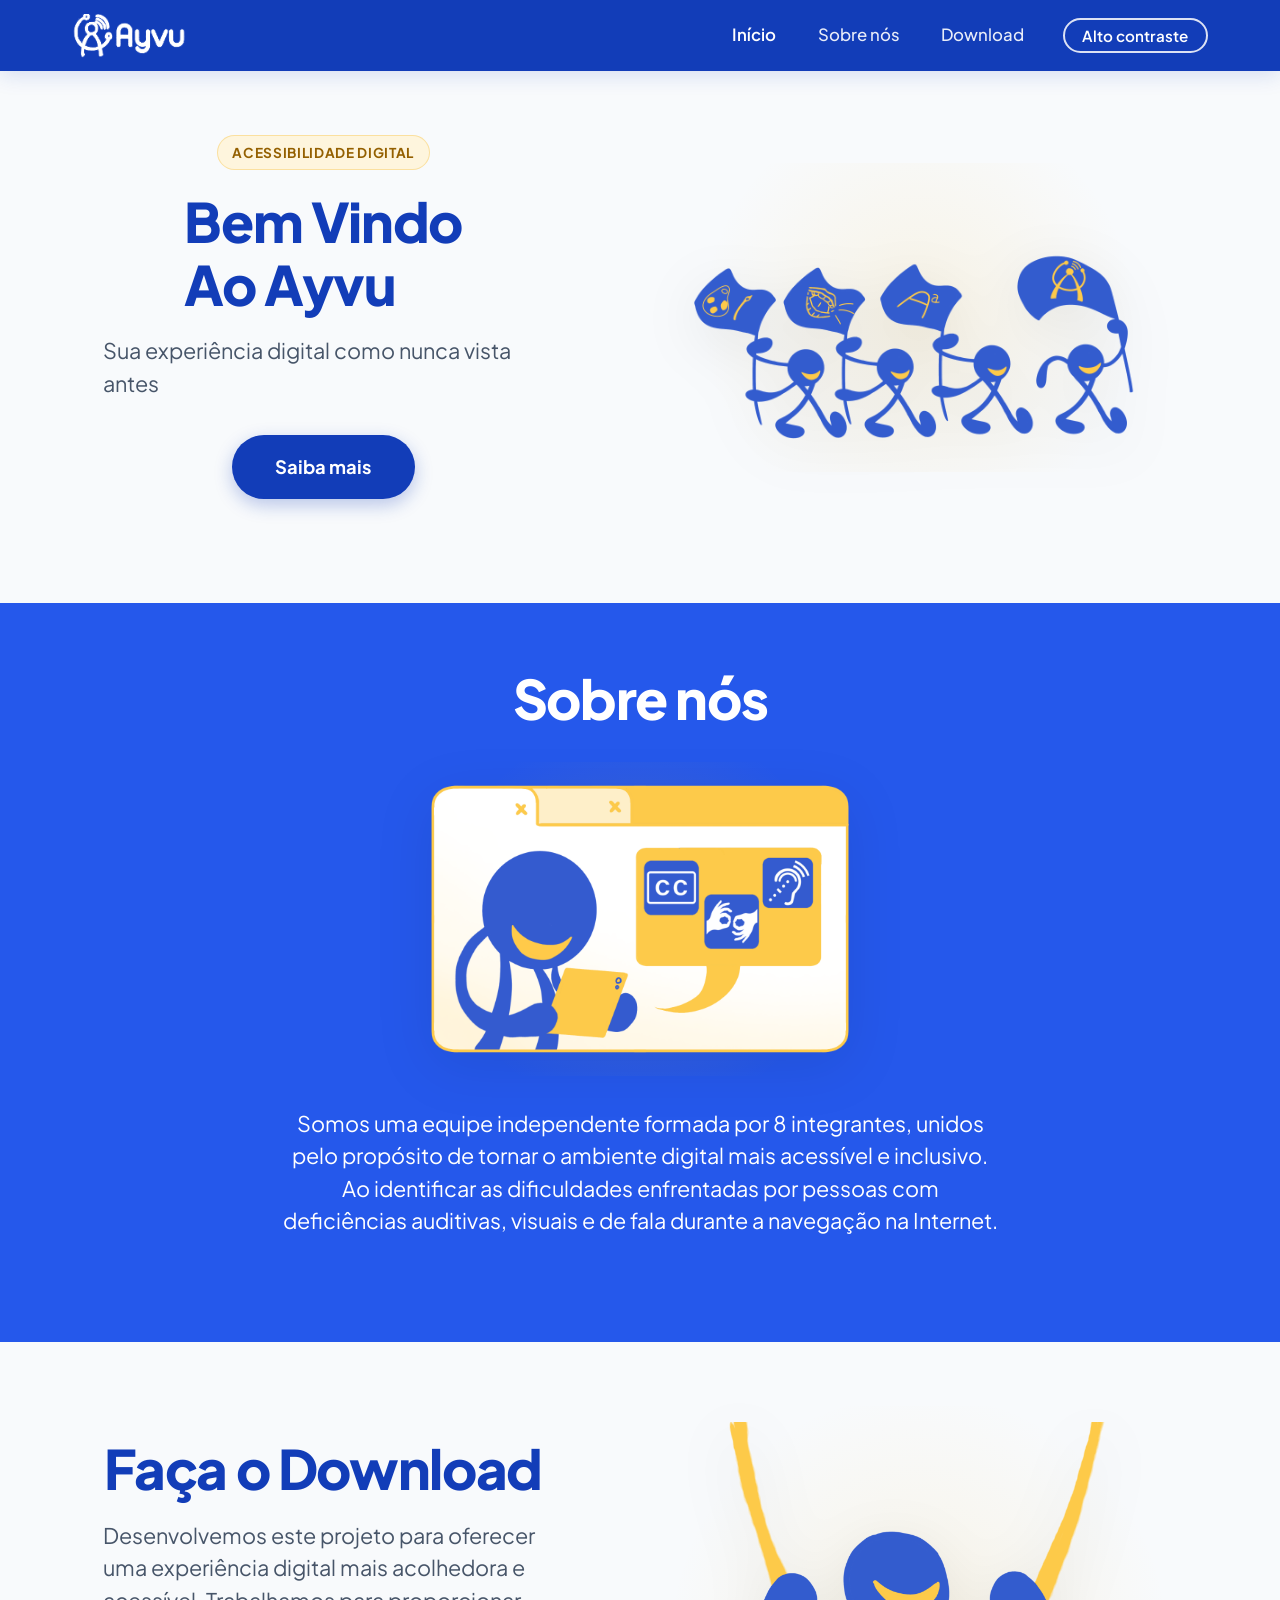
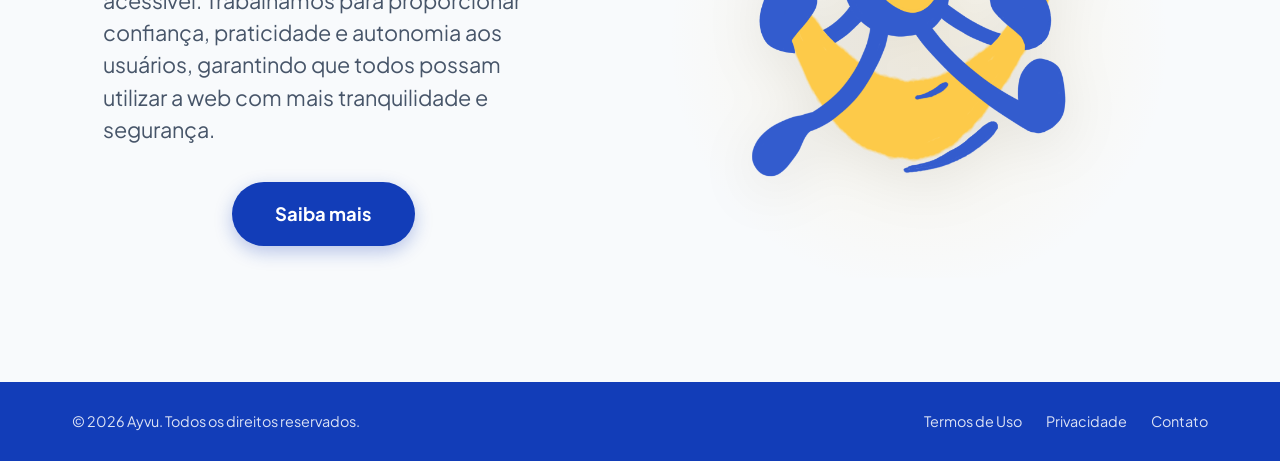
<file: index.html>
<!DOCTYPE html>
<html lang="pt-BR">
<head>
  <meta charset="UTF-8">
  <meta name="viewport" content="width=device-width, initial-scale=1.0">
  <title>Ayvu - Sua experiência digital como nunca vista antes</title>
  <meta name="description" content="Ayvu é a plataforma moderna que transforma sua experiência digital com acessibilidade completa.">
  <link rel="icon" type="image/png" href="AYVU_site/assets/logo.png">
  
  <!-- Estilos -->
  <link rel="stylesheet" href="AYVU_site/css/style.css">

  <!-- Script do tema de alto contraste -->
  <script src="AYVU_site/javascript.js" defer></script>
</head>
<body>

  <!-- Barra de Navegação -->
  <header class="site-header">
    <nav class="navbar" aria-label="Navegação Principal">
      <a href="#" class="brand-link" aria-label="Página inicial Ayvu">
        <img src="AYVU_site/assets/logo.png" alt="Ayvu Logo" class="brand-logo">
      </a>

      <!-- Botão Hambúrguer para Mobile -->
      <button class="mobile-toggle" aria-label="Abrir menu de navegação" id="mobile-toggle">
        &#9776;
      </button>

      <!-- Links do Menu -->
      <ul class="nav-links" id="nav-links">
        <li class="nav-item active"><a href="#inicio">Início</a></li>
        <li class="nav-item"><a href="#sobre">Sobre nós</a></li>
        <li class="nav-item"><a href="#download">Download</a></li>
        <li class="nav-item">
          <button id="toggle-tema" type="button" aria-pressed="false">Alto contraste</button>
        </li>

      </ul>
    </nav>
  </header>

  <!-- Seção Principal / Hero -->
  <main class="hero-section" id="inicio">
    <div class="container">
      <div class="hero-grid">
        
        <!-- Conteúdo Textual -->
        <div class="hero-content">
          <span class="hero-badge">Acessibilidade Digital</span>
          <h1 class="hero-title">Bem Vindo<br>Ao Ayvu</h1>
          <p class="hero-subtitle">Sua experiência digital como nunca vista antes</p>
          <a href="#sobre" class="cta-button">Saiba mais</a>
        </div>

        <!-- Ilustração do Mascote -->
        <div class="hero-visual">
          <div class="mascot-wrapper">
            <img 
              src="AYVU_site/assets/marcha_ayvu.png" 
              alt="Mascote do Ayvu usando computador com recursos de acessibilidade: áudio, lupa para fontes, Libras e closed captions" 
              class="mascot-image"
            >
          </div>
        </div>

      </div>
    </div>
  </main>

  <!-- Seção Sobre (fundo azul) -->
  <main class="hero-section sobre" id="sobre">
    <div class="container">
      <div class="hero-grid sobre-grid">

        <!-- Título -->
        <h1 class="hero-title">Sobre nós</h1>

        <!-- Imagem (substitua pelo arquivo desejado) -->
        <div class="hero-visual">
          <div class="mascot-wrapper">
            <img
              src="AYVU_site/assets/mascot_tablet.png"
              alt="Mascote do Ayvu"
              class="mascot-image"
            >
          </div>
        </div>

        <!-- Texto para inserção -->
        <p class="hero-subtitle">Somos uma equipe independente formada por 8 integrantes, unidos pelo propósito de tornar o ambiente digital mais acessível e inclusivo. Ao identificar as dificuldades enfrentadas por pessoas com deficiências auditivas, visuais e de fala durante a navegação na Internet.</p>

      </div>
    </div>
  </main>

   <!-- Seção de Download / Hero -->
  <main class="hero-section" id="download">
    <div class="container">
      <div class="hero-grid">
        
        <!-- Conteúdo Textual -->
        <div class="hero-content">
          <h1 class="hero-title">Faça o Download</h1>
          <p class="hero-subtitle">Desenvolvemos este projeto para oferecer uma experiência digital mais acolhedora e acessível. Trabalhamos para proporcionar confiança, praticidade e autonomia aos usuários, garantindo que todos possam utilizar a web com mais tranquilidade e segurança.</p>
          <a href="#sobre" class="cta-button">Saiba mais</a>
        </div>

        <!-- Ilustração do Mascote -->
        <div class="hero-visual">
          <div class="mascot-wrapper">
            <img 
              src="AYVU_site/assets/mascot_swing.png" 
              alt="Mascote do Ayvu usando computador com recursos de acessibilidade: áudio, lupa para fontes, Libras e closed captions" 
              class="mascot-image"
            >
          </div>
        </div>

      </div>
    </div>
  </main>

 
  <!-- Rodapé -->
  <footer class="site-footer">
    <div class="container footer-inner">
      <p class="footer-copy">&copy; 2026 Ayvu. Todos os direitos reservados.</p>
      <ul class="footer-links">
        <li><a href="#termos">Termos de Uso</a></li>
        <li><a href="#privacidade">Privacidade</a></li>
        <li><a href="#contato">Contato</a></li>
      </ul>
    </div>
  </footer>

  <!-- Script simples para toggle do menu mobile -->
  <script>
    const mobileToggle = document.getElementById('mobile-toggle');
    const navLinks = document.getElementById('nav-links');

    if (mobileToggle && navLinks) {
      mobileToggle.addEventListener('click', () => {
        navLinks.classList.toggle('show');
      });
    }
  </script>

</body>
</html>
</file>
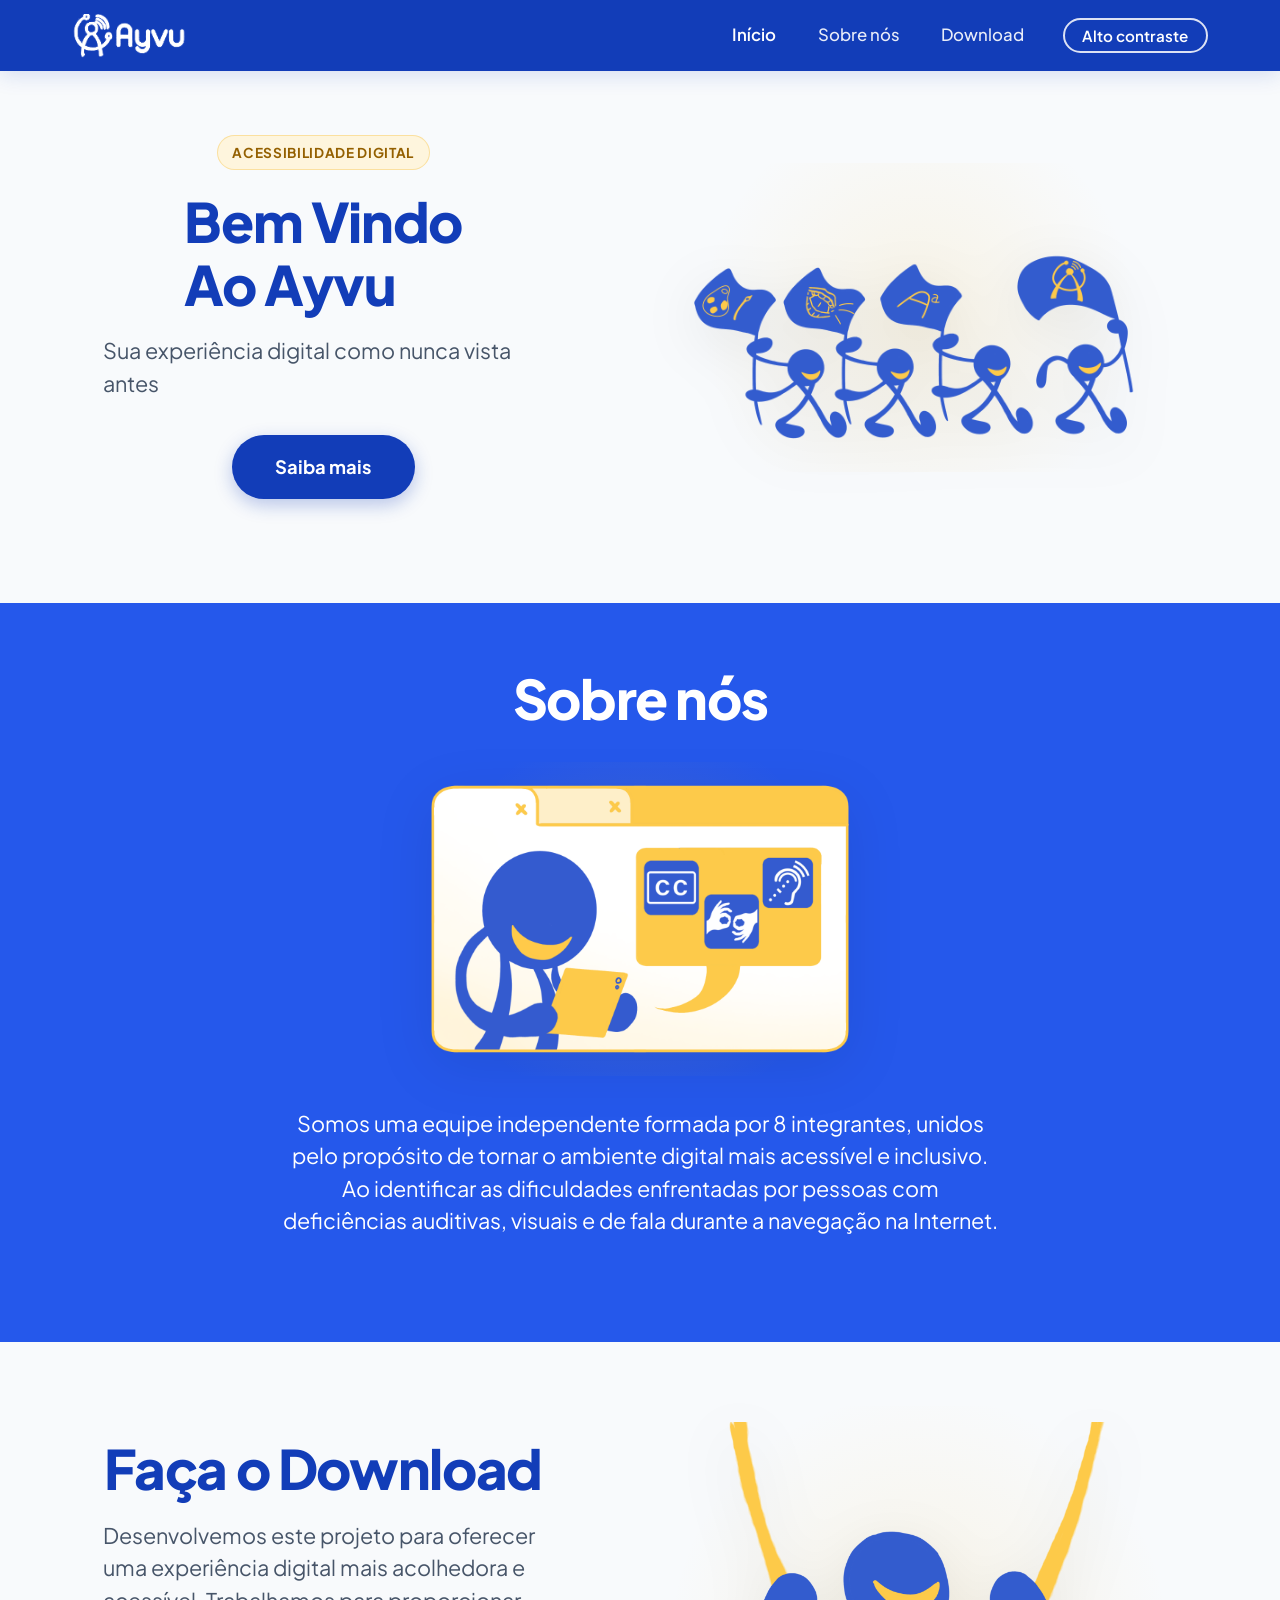
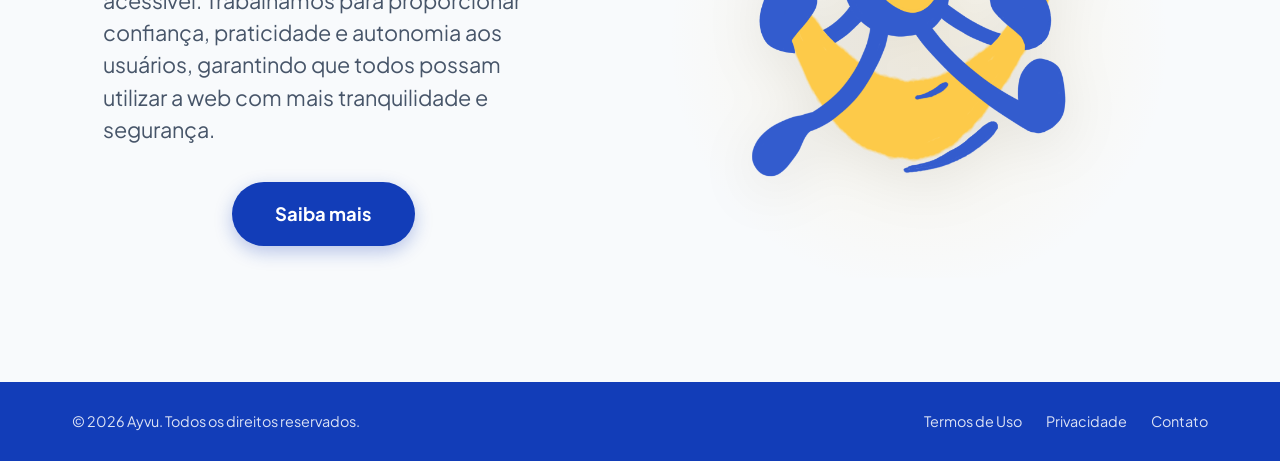
<file: ayvu_att/index.html>
<!DOCTYPE html>
<html lang="pt-BR">
<head>
  <meta charset="UTF-8">
  <meta name="viewport" content="width=device-width, initial-scale=1.0">
  <title>Ayvu - Sua experiência digital como nunca vista antes</title>
  <meta name="description" content="Ayvu é a plataforma moderna que transforma sua experiência digital com acessibilidade completa.">
  <link rel="icon" type="image/png" href="assets/logo.png">
  
  <!-- Estilos -->
  <link rel="stylesheet" href="css/style.css">

  <!-- Script do tema de alto contraste -->
  <script src="javascript.js" defer></script>
</head>
<body>

  <!-- Barra de Navegação -->
  <header class="site-header">
    <nav class="navbar" aria-label="Navegação Principal">
      <a href="#" class="brand-link" aria-label="Página inicial Ayvu">
        <img src="assets/logo.png" alt="Ayvu Logo" class="brand-logo">
      </a>

      <!-- Botão Hambúrguer para Mobile -->
      <button class="mobile-toggle" aria-label="Abrir menu de navegação" id="mobile-toggle">
        &#9776;
      </button>

      <!-- Links do Menu -->
      <ul class="nav-links" id="nav-links">
        <li class="nav-item active"><a href="#inicio">Início</a></li>
        <li class="nav-item"><a href="#sobre">Sobre nós</a></li>
        <li class="nav-item"><a href="#download">Download</a></li>
        <button id="toggle-tema" type="button" aria-pressed="false">Alto contraste</button>
        </li>

      </ul>
    </nav>
  </header>

  <!-- Seção Principal / Hero -->
  <main class="hero-section" id="inicio">
    <div class="container">
      <div class="hero-grid">
        
        <!-- Conteúdo Textual -->
        <div class="hero-content">
          <span class="hero-badge">Acessibilidade Digital</span>
          <h1 class="hero-title">Bem Vindo<br>Ao Ayvu</h1>
          <p class="hero-subtitle">Sua experiência digital como nunca vista antes</p>
          <a href="#sobre" class="cta-button">Saiba mais</a>
        </div>

        <!-- Ilustração do Mascote -->
        <div class="hero-visual">
          <div class="mascot-wrapper">
            <img 
              src="assets/marcha_ayvu.png" 
              alt="Mascote do Ayvu usando computador com recursos de acessibilidade: áudio, lupa para fontes, Libras e closed captions" 
              class="mascot-image"
            >
          </div>
        </div>

      </div>
    </div>
  </main>

  <!-- Seção Sobre (fundo azul) -->
  <main class="hero-section sobre" id="sobre">
    <div class="container">
      <div class="hero-grid sobre-grid">

        <!-- Título -->
        <h1 class="hero-title">Sobre nós</h1>

        <!-- Imagem (substitua pelo arquivo desejado) -->
        <div class="hero-visual">
          <div class="mascot-wrapper">
            <img
              src="assets/mascot_tablet.png"
              alt="Mascote do Ayvu"
              class="mascot-image"
            >
          </div>
        </div>

        <!-- Texto para inserção -->
        <p class="hero-subtitle">Somos uma equipe independente formada por 8 integrantes, unidos pelo propósito de tornar o ambiente digital mais acessível e inclusivo. Ao identificar as dificuldades enfrentadas por pessoas com deficiências auditivas, visuais e de fala durante a navegação na Internet.</p>

      </div>
    </div>
  </main>

   <!-- Seção de Download / Hero -->
  <main class="hero-section" id="download">
    <div class="container">
      <div class="hero-grid">
        
        <!-- Conteúdo Textual -->
        <div class="hero-content">
          <h1 class="hero-title">Faça o Download</h1>
          <p class="hero-subtitle">Desenvolvemos este projeto para oferecer uma experiência digital mais acolhedora e acessível. Trabalhamos para proporcionar confiança, praticidade e autonomia aos usuários, garantindo que todos possam utilizar a web com mais tranquilidade e segurança.</p>
          <a href="#sobre" class="cta-button">Saiba mais</a>
        </div>

        <!-- Ilustração do Mascote -->
        <div class="hero-visual">
          <div class="mascot-wrapper">
            <img 
              src="assets/mascot_swing.png" 
              alt="Mascote do Ayvu usando computador com recursos de acessibilidade: áudio, lupa para fontes, Libras e closed captions" 
              class="mascot-image"
            >
          </div>
        </div>

      </div>
    </div>
  </main>

 
  <!-- Rodapé -->
  <footer class="site-footer">
    <div class="container footer-inner">
      <p class="footer-copy">&copy; 2026 Ayvu. Todos os direitos reservados.</p>
      <ul class="footer-links">
        <li><a href="#termos">Termos de Uso</a></li>
        <li><a href="#privacidade">Privacidade</a></li>
        <li><a href="#contato">Contato</a></li>
      </ul>
    </div>
  </footer>

  <!-- Script simples para toggle do menu mobile -->
  <script>
    const mobileToggle = document.getElementById('mobile-toggle');
    const navLinks = document.getElementById('nav-links');

    if (mobileToggle && navLinks) {
      mobileToggle.addEventListener('click', () => {
        navLinks.classList.toggle('show');
      });
    }
  </script>

</body>
</html>
</file>
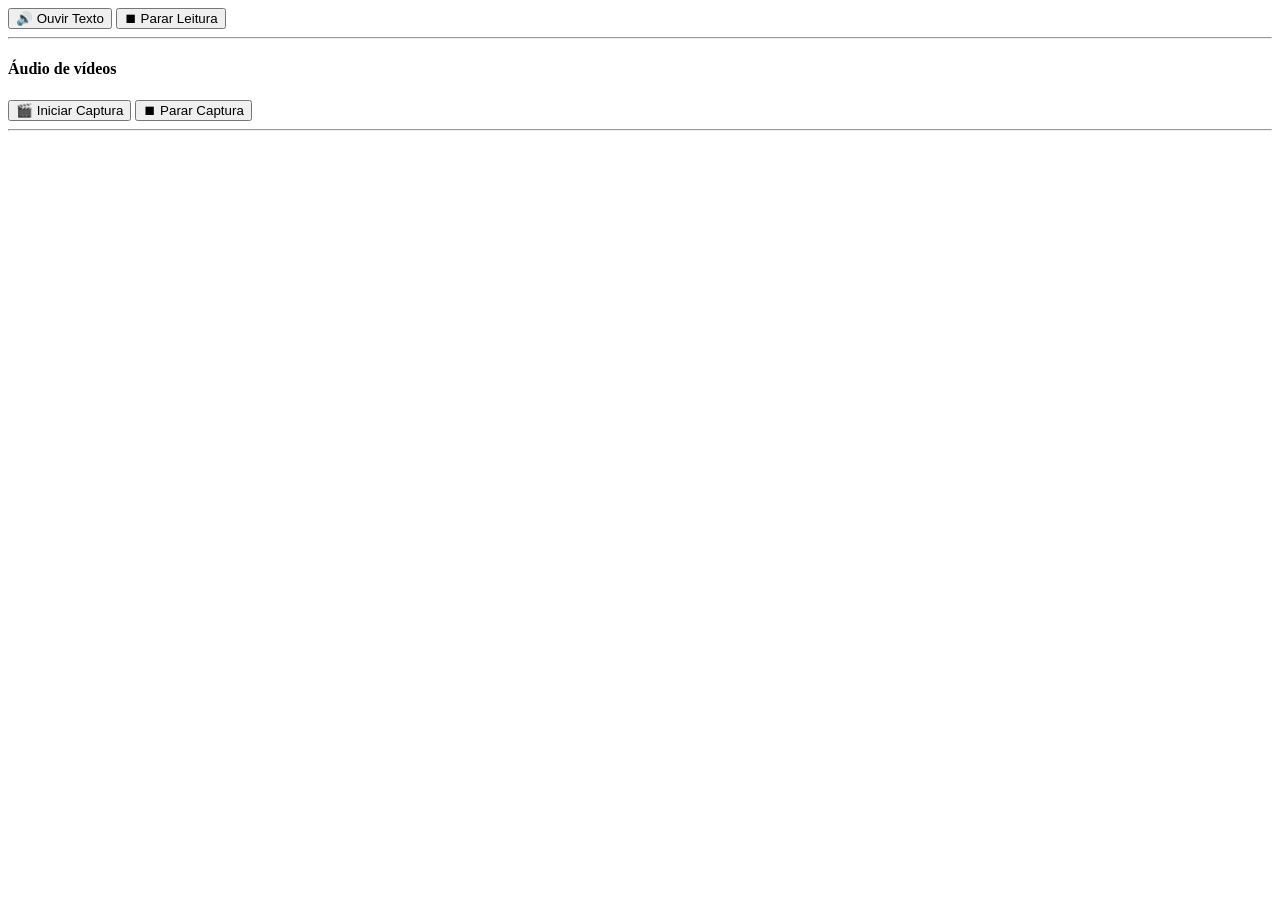
<file: popup.html>
<!DOCTYPE html>
<html lang="pt-BR">
<head>
  <meta charset="UTF-8">
</head>
<body>

<button id="btnLerTexto">&#x1F50A; Ouvir Texto</button>
<button id="btnPararLeitura">&#x23F9; Parar Leitura</button>

<hr>

<h4>Áudio de vídeos</h4>

<button id="btnCapturarVideo">&#x1F3AC; Iniciar Captura</button>
<button id="btnPararCapturaVideo">&#x23F9; Parar Captura</button>

<hr>

<script src="js/popup.js"></script>
</body>
</html>
</file>
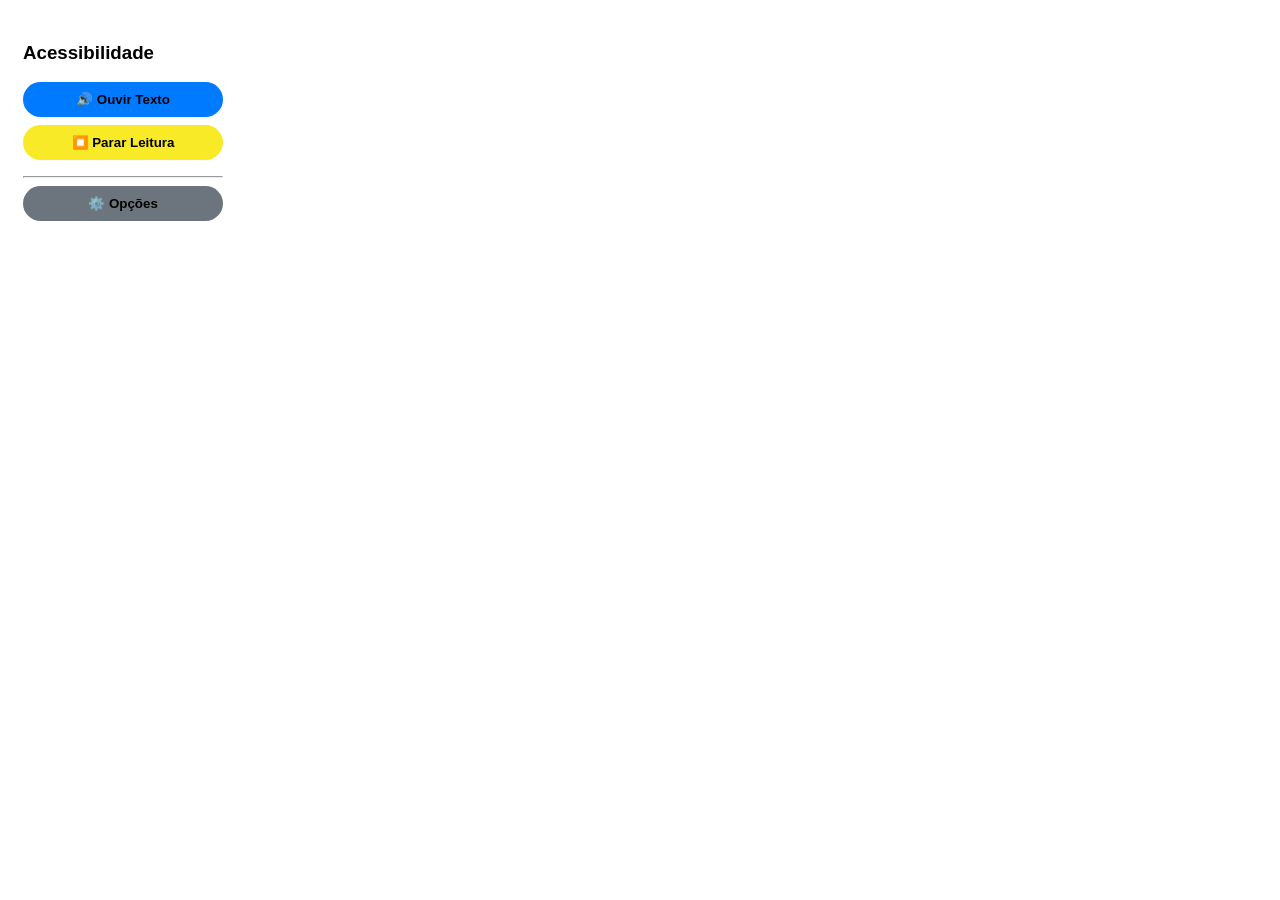
<file: AYVU/extensao/popup.html>
<!DOCTYPE html>
<html lang="pt-BR">
<head>
  <meta charset="UTF-8">
  <title>Recurso de áudio:</title>
  <style>
    body {
      width: 200px;
      padding: 15px;
      font-family: Arial, sans-serif;
    }
    button {
      width: 100%;
      padding: 10px;
      margin-bottom: 8px;
      cursor: pointer;
      border: none;
      border-radius: 4px;
      background-color: #007bff;
      color: rgb(0, 0, 0);
      font-weight: bold;
      border-radius: 20px;
    }
    button#btnPararLeitura {
      background-color: #f8ea27;
    }
  </style>
</head>
<body>
  <h3>Acessibilidade</h3>

 
  <button id="btnLerTexto">🔊 Ouvir Texto</button>
  <button id="btnPararLeitura">⏹️ Parar Leitura</button>
  
  <hr>
  <button id="btnAbrirOpcoes" style="background-color: #6c757d;">⚙️ Opções</button>

  <script src="js/popup.js"></script>
</body>
</html>
</file>
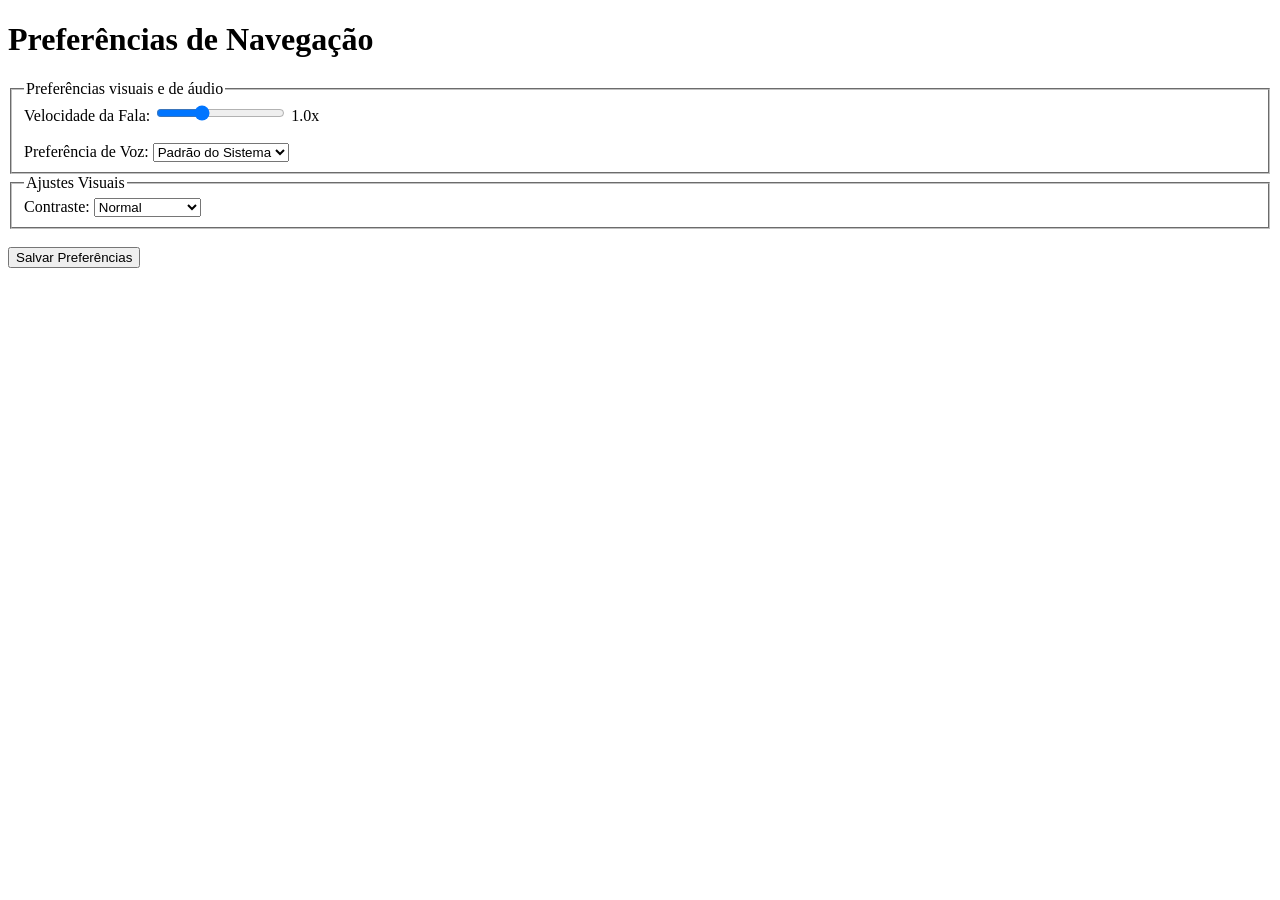
<file: AYVU/extensao/options/options.html>
<!DOCTYPE html>
<html lang="pt-BR">
<head>
    <meta charset="UTF-8">
    <meta name="viewport" content="width=device-width, initial-scale=1.0">
    <title>Preferências</title>
</head>
<body>
   <main class="container">
    <h1>Preferências de Navegação</h1>
    
    <form id="form-preferencias">
  
      <fieldset>
        <legend> Preferências visuais e de áudio</legend>
        
        <label for="velocidade">Velocidade da Fala:</label>
        <input type="range" id="velocidade" min="0.5" max="2" step="0.1" value="1.0">
        <span id="valor-velocidade">1.0x</span>

        <br><br>

        <label for="vozGenero">Preferência de Voz:</label>
        <select id="vozGenero">
          <option value="padrao">Padrão do Sistema</option>
          <option value="feminino">Feminina</option>
          <option value="masculino">Masculina</option>
        </select>
      </fieldset>

  
      <fieldset>
        <legend>Ajustes Visuais</legend>

        <label for="contraste">Contraste:</label>
        <select id="contraste">
          <option value="normal">Normal</option>
          <option value="alto-contraste">Alto Contraste</option>
          <option value="protanopia">Protanopia</option>
          <option value="deuteranopia">Deuteranopia</option>
          <option value="tritanopia">Tritanopia</option>
        </select>

    
      </fieldset>

      <br>
      <button type="button" id="btnSalvar">Salvar Preferências</button>
      <p id="status" aria-live="polite"></p>
    </form>
  </main>

  <script src="../js/options.js"></script> 

</body>
</html>
</file>
<file: AYVU_site/css/style.css>
/* =========================================================
   Ayvu - Modern & Accessible Landing Page Stylesheet
   ========================================================= */

@import url('https://fonts.googleapis.com/css2?family=Plus+Jakarta+Sans:wght@400;500;600;700;800&display=swap');

/* --- CSS Variables / Design Tokens --- */
:root {
  --primary-blue: #123db8;
  --primary-hover: #0e2f94;
  --primary-light: #2558eb;
  --accent-yellow: #f6c043;
  --accent-yellow-light: #fef5dd;
  --text-dark: #0f172a;
  --text-muted: #475569;
  --text-white: #ffffff;
  --bg-page: #f8fafc;
  --border-light: #e2e8f0;
  
  --shadow-sm: 0 2px 4px rgba(0, 0, 0, 0.04);
  --shadow-md: 0 8px 24px rgba(18, 61, 184, 0.08);
  --shadow-lg: 0 16px 36px rgba(18, 61, 184, 0.12);
  --shadow-btn: 0 6px 18px rgba(18, 61, 184, 0.28);
  
  --radius-sm: 8px;
  --radius-md: 14px;
  --radius-lg: 20px;
  --radius-pill: 9999px;
  
  --transition: all 0.25s cubic-bezier(0.4, 0, 0.2, 1);
}

/* --- Base Reset & Box Sizing --- */
*, *::before, *::after {
  margin: 0;
  padding: 0;
  box-sizing: border-box;
}

html {
  font-size: 16px;
  scroll-behavior: smooth;
  scroll-padding-top: 6.5rem;
}

body {
  font-family: 'Plus Jakarta Sans', -apple-system, BlinkMacSystemFont, "Segoe UI", Roboto, sans-serif;
  background-color: var(--bg-page);
  color: var(--text);
  transition: background .3s, color .3s;
  line-height: 1.6;
  min-height: 100vh;
  display: flex;
  flex-direction: column;
  overflow-x: hidden;
  -webkit-font-smoothing: antialiased;
}

/* --- Container --- */
.container {
  width: 100%;
  max-width: 1200px;
  margin: 0 auto;
  padding: 0 2rem;
}

/* --- Navigation Header --- */
.site-header {
  background-color: var(--primary-blue);
  color: var(--text-white);
  box-shadow: 0 4px 20px rgba(18, 61, 184, 0.15);
  position: sticky;
  top: 0;
  z-index: 1000;
}

.navbar {
  display: flex;
  align-items: center;
  justify-content: space-between;
  padding: 0.85rem 2rem;
  max-width: 1200px;
  margin: 0 auto;
}

.brand-link {
  display: inline-flex;
  align-items: center;
  text-decoration: none;
  transition: var(--transition);
}

.brand-link:hover {
  opacity: 0.92;
  transform: scale(1.02);
}

.brand-logo {
  height: 44px;
  width: auto;
  display: block;
  object-fit: contain;
}

/* Nav Links */
.nav-links {
  display: flex;
  align-items: center;
  list-style: none;
  gap: 2.2rem;
}

.nav-item a {
  color: rgba(255, 255, 255, 0.9);
  text-decoration: none;
  font-size: 1.05rem;
  font-weight: 500;
  position: relative;
  padding: 0.4rem 0.2rem;
  transition: var(--transition);
}

.nav-item a::after {
  content: '';
  position: absolute;
  bottom: 0;
  left: 0;
  width: 0;
  height: 2px;
  background-color: var(--accent-yellow);
  transition: width 0.25s ease;
  border-radius: 2px;
}

.nav-item a:hover {
  color: #ffffff;
}

.nav-item a:hover::after,
.nav-item a.active::after {
  width: 100%;
}

.nav-item.active a {
  color: #ffffff;
  font-weight: 600;
}


.nav-btn a::after {
  display: none;
}

.nav-btn a:hover {
  background: #ffffff;
  color: var(--primary-blue);
  border-color: #ffffff;
  box-shadow: 0 4px 14px rgba(0, 0, 0, 0.15);
  transform: translateY(-1px);
}

/* Mobile Toggle */
.mobile-toggle {
  display: none;
  background: none;
  border: none;
  color: #ffffff;
  font-size: 1.6rem;
  cursor: pointer;
  padding: 0.3rem;
}

/* --- Hero Section --- */
.hero-section {
  flex: 1;
  padding: 4rem 0 6.5rem;
  display: flex;
  align-items: center;
  position: relative;
}

.heri-section[sobre] {
background-color: var(--primary-blue);
color: var(--text-white);
color:#0e2f94
}

.hero-grid {
  display: grid;
  grid-template-columns: 1fr 1.15fr;
  align-items: center;
  gap: 3.5rem;
}

/* Left Column: Text & CTA */
.hero-content {
  display: flex;
  flex-direction: column;
  align-items: center;
}

.hero-badge {
  display: inline-flex;
  align-items: center;
  gap: 0.5rem;
  background-color: var(--accent-yellow-light);
  color: #946000;
  font-size: 0.85rem;
  font-weight: 700;
  text-transform: uppercase;
  letter-spacing: 0.05em;
  padding: 0.35rem 0.9rem;
  border-radius: var(--radius-pill);
  margin-bottom: 1.25rem;
  border: 1px solid rgba(246, 192, 67, 0.4);
}

.hero-title {
  font-size: 3.4rem;
  font-weight: 800;
  line-height: 1.15;
  color: var(--primary-blue);
  margin-bottom: 1.25rem;
  letter-spacing: -0.025em;
}

.hero-subtitle {
  font-size: 1.35rem;
  font-weight: 400;
  color: var(--text-muted);
  line-height: 1.5;
  max-width: 440px;
  margin-bottom: 2.2rem;
}

.cta-button {
  display: inline-flex;
  align-items: center;
  justify-content: center;
  background-color: var(--primary-blue);
  color: var(--text-white);
  text-decoration: none;
  font-size: 1.15rem;
  font-weight: 700;
  padding: 0.95rem 2.6rem;
  border-radius: var(--radius-pill);
  box-shadow: var(--shadow-btn);
  transition: var(--transition);
  border: 2px solid transparent;
  cursor: pointer;
}

.cta-button:hover {
  background-color: var(--primary-hover);
  transform: translateY(-3px);
  box-shadow: 0 10px 24px rgba(18, 61, 184, 0.38);
}

.cta-button:active {
  transform: translateY(-1px);
}

.section[id] {
  scroll-margin-top: 6rem;
}

/* Right Column: Mascot Visual */
.hero-visual {
  display: flex;
  justify-content: center;
  align-items: center;
  position: relative;
}

.mascot-wrapper {
  position: relative;
  width: 100%;
  max-width: 540px;
  border-radius: var(--radius-lg);
  padding: 1rem;
  background: radial-gradient(circle at center, rgba(246, 192, 67, 0.12) 0%, transparent 70%);
  display: flex;
  justify-content: center;
  align-items: center;
  transition: var(--transition);
}

.mascot-image {
  width: 450px;
  height: auto;
  max-height: 440px;
  object-fit: contain;
  filter: drop-shadow(0 14px 28px rgba(0, 0, 0, 0.08));
  transition: transform 0.4s ease;
}

.mascot-wrapper:hover .mascot-image {
  transform: translateY(-4px) scale(1.01);
}


/* --- Footer --- */
.site-footer {
  background-color: var(--primary-blue);
  color: rgba(255, 255, 255, 0.85);
  padding: 1.75rem 0;
  margin-top: auto;
  font-size: 0.9rem;
}

.footer-inner {
  display: flex;
  justify-content: space-between;
  align-items: center;
}

.footer-copy {
  font-weight: 400;
}

.footer-links {
  display: flex;
  gap: 1.5rem;
  list-style: none;
}

.footer-links a {
  color: rgba(255, 255, 255, 0.85);
  text-decoration: none;
  transition: var(--transition);
}

.footer-links a:hover {
  color: #ffffff;
  text-decoration: underline;
}

/* --- Responsive Media Queries --- */
@media (max-width: 960px) {
  .hero-grid {
    grid-template-columns: 1fr;
    text-align: center;
    gap: 2.5rem;
  }
  
  .hero-content {
    align-items: center;
    justify-content: center;
  }
  
  .hero-title {
    font-size: 2.75rem;
  }
  
  .hero-subtitle {
    margin-left: auto;
    margin-right: auto;
  }
  
  .features-grid {
    grid-template-columns: repeat(2, 1fr);
  }
}

@media (max-width: 768px) {
  .nav-links {
    display: none;
    position: absolute;
    top: 100%;
    left: 0;
    width: 100%;
    background-color: var(--primary-blue);
    flex-direction: column;
    padding: 1.5rem;
    gap: 1.25rem;
    box-shadow: 0 10px 20px rgba(0, 0, 0, 0.2);
  }
  
  .nav-links.show {
    display: flex;
  }
  
  .mobile-toggle {
    display: block;
  }
  
  .hero-title {
    font-size: 2.25rem;
  }
  
  .hero-subtitle {
    font-size: 1.15rem;
  }
  
  .footer-inner {
    flex-direction: column;
    gap: 1rem;
    text-align: center;
  }
}

@media (max-width: 480px) {
  .features-grid {
    grid-template-columns: 1fr;
  }
  
  .cta-button {
    width: 100%;
    padding: 0.9rem 1.5rem;
  }
}


/* =========================================================
   Seção "Sobre" (fundo azul) - centralizada
   ========================================================= */
.hero-section.sobre {
  background-color: var(--primary-light); /* #2558eb */
  color: var(--text-white);
}

.sobre-grid {
  grid-template-columns: 1fr;
  justify-items: center;
  text-align: center;
  gap: 2rem;
}

.sobre .hero-title,
.sobre .hero-subtitle {
  color: var(--text-white);
}

.sobre .hero-title {
  margin-bottom: 0;
}

.sobre .hero-subtitle {
  max-width: 720px;
  margin: 0 auto;
}

.sobre .mascot-image {
  max-width: 100%;
  border-radius: var(--radius-md);
}

/* =========================================================
   Botão de Alto Contraste
   ========================================================= */
#toggle-tema {
  background: transparent;
  color: #ffffff;
  border: 2px solid rgba(255, 255, 255, 0.85);
  border-radius: var(--radius-pill);
  padding: 0.4rem 1.1rem;
  font-family: inherit;
  font-size: 0.95rem;
  font-weight: 600;
  cursor: pointer;
  transition: var(--transition);
}

#toggle-tema:hover,
#toggle-tema[aria-pressed="true"] {
  background: var(--accent-yellow);
  color: var(--text-dark);
  border-color: var(--accent-yellow);
}

#toggle-tema:focus-visible {
  outline: 3px solid var(--accent-yellow);
  outline-offset: 3px;
}

/* =========================================================
   Tema Escuro / Alto Contraste
   (ativado por <html data-theme="dark">)
   ========================================================= */
:root[data-theme="dark"] {
  color-scheme: dark;
  --bg-page: #1f2226;          /* cinza escuro no lugar do branco */
  --text-dark: #ffffff;
  --text-muted: #f1f5f9;       /* texto secundário claro */
  --border-light: #475569;
}

:root[data-theme="dark"] body {
  background-color: var(--bg-page);
  color: #ffffff;
}

/* Títulos: azul escuro não tem contraste no fundo escuro -> amarelo da paleta */
:root[data-theme="dark"] .hero-title {
  color: var(--accent-yellow);
}

/* Seção azul mantém branco sobre azul */
:root[data-theme="dark"] .sobre .hero-title,
:root[data-theme="dark"] .sobre .hero-subtitle {
  color: #ffffff;
}

:root[data-theme="dark"] .hero-badge {
  background-color: rgba(246, 192, 67, 0.15);
  color: var(--accent-yellow);
  border-color: var(--accent-yellow);
}

/* Botões: amarelo com texto escuro para contraste */
:root[data-theme="dark"] .cta-button {
  background-color: var(--accent-yellow);
  color: #0f172a;
  box-shadow: 0 6px 18px rgba(246, 192, 67, 0.25);
}

:root[data-theme="dark"] .cta-button:hover {
  background-color: #ffd36b;
  box-shadow: 0 10px 24px rgba(246, 192, 67, 0.4);
}

:root[data-theme="dark"] .cta-button:focus-visible,
:root[data-theme="dark"] a:focus-visible {
  outline: 3px solid #ffffff;
  outline-offset: 3px;
}

/* Imagens com fundo branco opaco ficam como "cartão" arredondado */
:root[data-theme="dark"] .mascot-image {
  border-radius: var(--radius-md);
  filter: none;
}
</file>
<file: ayvu_att/css/style.css>
/* =========================================================
   Ayvu - Modern & Accessible Landing Page Stylesheet
   ========================================================= */

@import url('https://fonts.googleapis.com/css2?family=Plus+Jakarta+Sans:wght@400;500;600;700;800&display=swap');

/* --- CSS Variables / Design Tokens --- */
:root {
  --primary-blue: #123db8;
  --primary-hover: #0e2f94;
  --primary-light: #2558eb;
  --accent-yellow: #f6c043;
  --accent-yellow-light: #fef5dd;
  --text-dark: #0f172a;
  --text-muted: #475569;
  --text-white: #ffffff;
  --bg-page: #f8fafc;
  --border-light: #e2e8f0;
  
  --shadow-sm: 0 2px 4px rgba(0, 0, 0, 0.04);
  --shadow-md: 0 8px 24px rgba(18, 61, 184, 0.08);
  --shadow-lg: 0 16px 36px rgba(18, 61, 184, 0.12);
  --shadow-btn: 0 6px 18px rgba(18, 61, 184, 0.28);
  
  --radius-sm: 8px;
  --radius-md: 14px;
  --radius-lg: 20px;
  --radius-pill: 9999px;
  
  --transition: all 0.25s cubic-bezier(0.4, 0, 0.2, 1);
}

/* --- Base Reset & Box Sizing --- */
*, *::before, *::after {
  margin: 0;
  padding: 0;
  box-sizing: border-box;
}

html {
  font-size: 16px;
  scroll-behavior: smooth;
  scroll-padding-top: 6.5rem;
}

body {
  font-family: 'Plus Jakarta Sans', -apple-system, BlinkMacSystemFont, "Segoe UI", Roboto, sans-serif;
  background-color: var(--bg-page);
  color: var(--text);
  transition: background .3s, color .3s;
  line-height: 1.6;
  min-height: 100vh;
  display: flex;
  flex-direction: column;
  overflow-x: hidden;
  -webkit-font-smoothing: antialiased;
}

/* --- Container --- */
.container {
  width: 100%;
  max-width: 1200px;
  margin: 0 auto;
  padding: 0 2rem;
}

/* --- Navigation Header --- */
.site-header {
  background-color: var(--primary-blue);
  color: var(--text-white);
  box-shadow: 0 4px 20px rgba(18, 61, 184, 0.15);
  position: sticky;
  top: 0;
  z-index: 1000;
}

.navbar {
  display: flex;
  align-items: center;
  justify-content: space-between;
  padding: 0.85rem 2rem;
  max-width: 1200px;
  margin: 0 auto;
}

.brand-link {
  display: inline-flex;
  align-items: center;
  text-decoration: none;
  transition: var(--transition);
}

.brand-link:hover {
  opacity: 0.92;
  transform: scale(1.02);
}

.brand-logo {
  height: 44px;
  width: auto;
  display: block;
  object-fit: contain;
}

/* Nav Links */
.nav-links {
  display: flex;
  align-items: center;
  list-style: none;
  gap: 2.2rem;
}

.nav-item a {
  color: rgba(255, 255, 255, 0.9);
  text-decoration: none;
  font-size: 1.05rem;
  font-weight: 500;
  position: relative;
  padding: 0.4rem 0.2rem;
  transition: var(--transition);
}

.nav-item a::after {
  content: '';
  position: absolute;
  bottom: 0;
  left: 0;
  width: 0;
  height: 2px;
  background-color: var(--accent-yellow);
  transition: width 0.25s ease;
  border-radius: 2px;
}

.nav-item a:hover {
  color: #ffffff;
}

.nav-item a:hover::after,
.nav-item a.active::after {
  width: 100%;
}

.nav-item.active a {
  color: #ffffff;
  font-weight: 600;
}


.nav-btn a::after {
  display: none;
}

.nav-btn a:hover {
  background: #ffffff;
  color: var(--primary-blue);
  border-color: #ffffff;
  box-shadow: 0 4px 14px rgba(0, 0, 0, 0.15);
  transform: translateY(-1px);
}

/* Mobile Toggle */
.mobile-toggle {
  display: none;
  background: none;
  border: none;
  color: #ffffff;
  font-size: 1.6rem;
  cursor: pointer;
  padding: 0.3rem;
}

/* --- Hero Section --- */
.hero-section {
  flex: 1;
  padding: 4rem 0 6.5rem;
  display: flex;
  align-items: center;
  position: relative;
}

.heri-section[sobre] {
background-color: var(--primary-blue);
color: var(--text-white);
color:#0e2f94
}

.hero-grid {
  display: grid;
  grid-template-columns: 1fr 1.15fr;
  align-items: center;
  gap: 3.5rem;
}

/* Left Column: Text & CTA */
.hero-content {
  display: flex;
  flex-direction: column;
  align-items: center;
}

.hero-badge {
  display: inline-flex;
  align-items: center;
  gap: 0.5rem;
  background-color: var(--accent-yellow-light);
  color: #946000;
  font-size: 0.85rem;
  font-weight: 700;
  text-transform: uppercase;
  letter-spacing: 0.05em;
  padding: 0.35rem 0.9rem;
  border-radius: var(--radius-pill);
  margin-bottom: 1.25rem;
  border: 1px solid rgba(246, 192, 67, 0.4);
}

.hero-title {
  font-size: 3.4rem;
  font-weight: 800;
  line-height: 1.15;
  color: var(--primary-blue);
  margin-bottom: 1.25rem;
  letter-spacing: -0.025em;
}

.hero-subtitle {
  font-size: 1.35rem;
  font-weight: 400;
  color: var(--text-muted);
  line-height: 1.5;
  max-width: 440px;
  margin-bottom: 2.2rem;
}

.cta-button {
  display: inline-flex;
  align-items: center;
  justify-content: center;
  background-color: var(--primary-blue);
  color: var(--text-white);
  text-decoration: none;
  font-size: 1.15rem;
  font-weight: 700;
  padding: 0.95rem 2.6rem;
  border-radius: var(--radius-pill);
  box-shadow: var(--shadow-btn);
  transition: var(--transition);
  border: 2px solid transparent;
  cursor: pointer;
}

.cta-button:hover {
  background-color: var(--primary-hover);
  transform: translateY(-3px);
  box-shadow: 0 10px 24px rgba(18, 61, 184, 0.38);
}

.cta-button:active {
  transform: translateY(-1px);
}

.section[id] {
  scroll-margin-top: 6rem;
}

/* Right Column: Mascot Visual */
.hero-visual {
  display: flex;
  justify-content: center;
  align-items: center;
  position: relative;
}

.mascot-wrapper {
  position: relative;
  width: 100%;
  max-width: 540px;
  border-radius: var(--radius-lg);
  padding: 1rem;
  background: radial-gradient(circle at center, rgba(246, 192, 67, 0.12) 0%, transparent 70%);
  display: flex;
  justify-content: center;
  align-items: center;
  transition: var(--transition);
}

.mascot-image {
  width: 450px;
  height: auto;
  max-height: 440px;
  object-fit: contain;
  filter: drop-shadow(0 14px 28px rgba(0, 0, 0, 0.08));
  transition: transform 0.4s ease;
}

.mascot-wrapper:hover .mascot-image {
  transform: translateY(-4px) scale(1.01);
}


/* --- Footer --- */
.site-footer {
  background-color: var(--primary-blue);
  color: rgba(255, 255, 255, 0.85);
  padding: 1.75rem 0;
  margin-top: auto;
  font-size: 0.9rem;
}

.footer-inner {
  display: flex;
  justify-content: space-between;
  align-items: center;
}

.footer-copy {
  font-weight: 400;
}

.footer-links {
  display: flex;
  gap: 1.5rem;
  list-style: none;
}

.footer-links a {
  color: rgba(255, 255, 255, 0.85);
  text-decoration: none;
  transition: var(--transition);
}

.footer-links a:hover {
  color: #ffffff;
  text-decoration: underline;
}

/* --- Responsive Media Queries --- */
@media (max-width: 960px) {
  .hero-grid {
    grid-template-columns: 1fr;
    text-align: center;
    gap: 2.5rem;
  }
  
  .hero-content {
    align-items: center;
    justify-content: center;
  }
  
  .hero-title {
    font-size: 2.75rem;
  }
  
  .hero-subtitle {
    margin-left: auto;
    margin-right: auto;
  }
  
  .features-grid {
    grid-template-columns: repeat(2, 1fr);
  }
}

@media (max-width: 768px) {
  .nav-links {
    display: none;
    position: absolute;
    top: 100%;
    left: 0;
    width: 100%;
    background-color: var(--primary-blue);
    flex-direction: column;
    padding: 1.5rem;
    gap: 1.25rem;
    box-shadow: 0 10px 20px rgba(0, 0, 0, 0.2);
  }
  
  .nav-links.show {
    display: flex;
  }
  
  .mobile-toggle {
    display: block;
  }
  
  .hero-title {
    font-size: 2.25rem;
  }
  
  .hero-subtitle {
    font-size: 1.15rem;
  }
  
  .footer-inner {
    flex-direction: column;
    gap: 1rem;
    text-align: center;
  }
}

@media (max-width: 480px) {
  .features-grid {
    grid-template-columns: 1fr;
  }
  
  .cta-button {
    width: 100%;
    padding: 0.9rem 1.5rem;
  }
}


/* =========================================================
   Seção "Sobre" (fundo azul) - centralizada
   ========================================================= */
.hero-section.sobre {
  background-color: var(--primary-light); /* #2558eb */
  color: var(--text-white);
}

.sobre-grid {
  grid-template-columns: 1fr;
  justify-items: center;
  text-align: center;
  gap: 2rem;
}

.sobre .hero-title,
.sobre .hero-subtitle {
  color: var(--text-white);
}

.sobre .hero-title {
  margin-bottom: 0;
}

.sobre .hero-subtitle {
  max-width: 720px;
  margin: 0 auto;
}

.sobre .mascot-image {
  max-width: 100%;
  border-radius: var(--radius-md);
}

/* =========================================================
   Botão de Alto Contraste
   ========================================================= */
#toggle-tema {
  background: transparent;
  color: #ffffff;
  border: 2px solid rgba(255, 255, 255, 0.85);
  border-radius: var(--radius-pill);
  padding: 0.4rem 1.1rem;
  font-family: inherit;
  font-size: 0.95rem;
  font-weight: 600;
  cursor: pointer;
  transition: var(--transition);
}

#toggle-tema:hover,
#toggle-tema[aria-pressed="true"] {
  background: var(--accent-yellow);
  color: var(--text-dark);
  border-color: var(--accent-yellow);
}

#toggle-tema:focus-visible {
  outline: 3px solid var(--accent-yellow);
  outline-offset: 3px;
}

/* =========================================================
   Tema Escuro / Alto Contraste
   (ativado por <html data-theme="dark">)
   ========================================================= */
:root[data-theme="dark"] {
  color-scheme: dark;
  --bg-page: #1f2226;          /* cinza escuro no lugar do branco */
  --text-dark: #ffffff;
  --text-muted: #f1f5f9;       /* texto secundário claro */
  --border-light: #475569;
}

:root[data-theme="dark"] body {
  background-color: var(--bg-page);
  color: #ffffff;
}

/* Títulos: azul escuro não tem contraste no fundo escuro -> amarelo da paleta */
:root[data-theme="dark"] .hero-title {
  color: var(--accent-yellow);
}

/* Seção azul mantém branco sobre azul */
:root[data-theme="dark"] .sobre .hero-title,
:root[data-theme="dark"] .sobre .hero-subtitle {
  color: #ffffff;
}

:root[data-theme="dark"] .hero-badge {
  background-color: rgba(246, 192, 67, 0.15);
  color: var(--accent-yellow);
  border-color: var(--accent-yellow);
}

/* Botões: amarelo com texto escuro para contraste */
:root[data-theme="dark"] .cta-button {
  background-color: var(--accent-yellow);
  color: #0f172a;
  box-shadow: 0 6px 18px rgba(246, 192, 67, 0.25);
}

:root[data-theme="dark"] .cta-button:hover {
  background-color: #ffd36b;
  box-shadow: 0 10px 24px rgba(246, 192, 67, 0.4);
}

:root[data-theme="dark"] .cta-button:focus-visible,
:root[data-theme="dark"] a:focus-visible {
  outline: 3px solid #ffffff;
  outline-offset: 3px;
}

/* Imagens com fundo branco opaco ficam como "cartão" arredondado */
:root[data-theme="dark"] .mascot-image {
  border-radius: var(--radius-md);
  filter: none;
}
</file>
